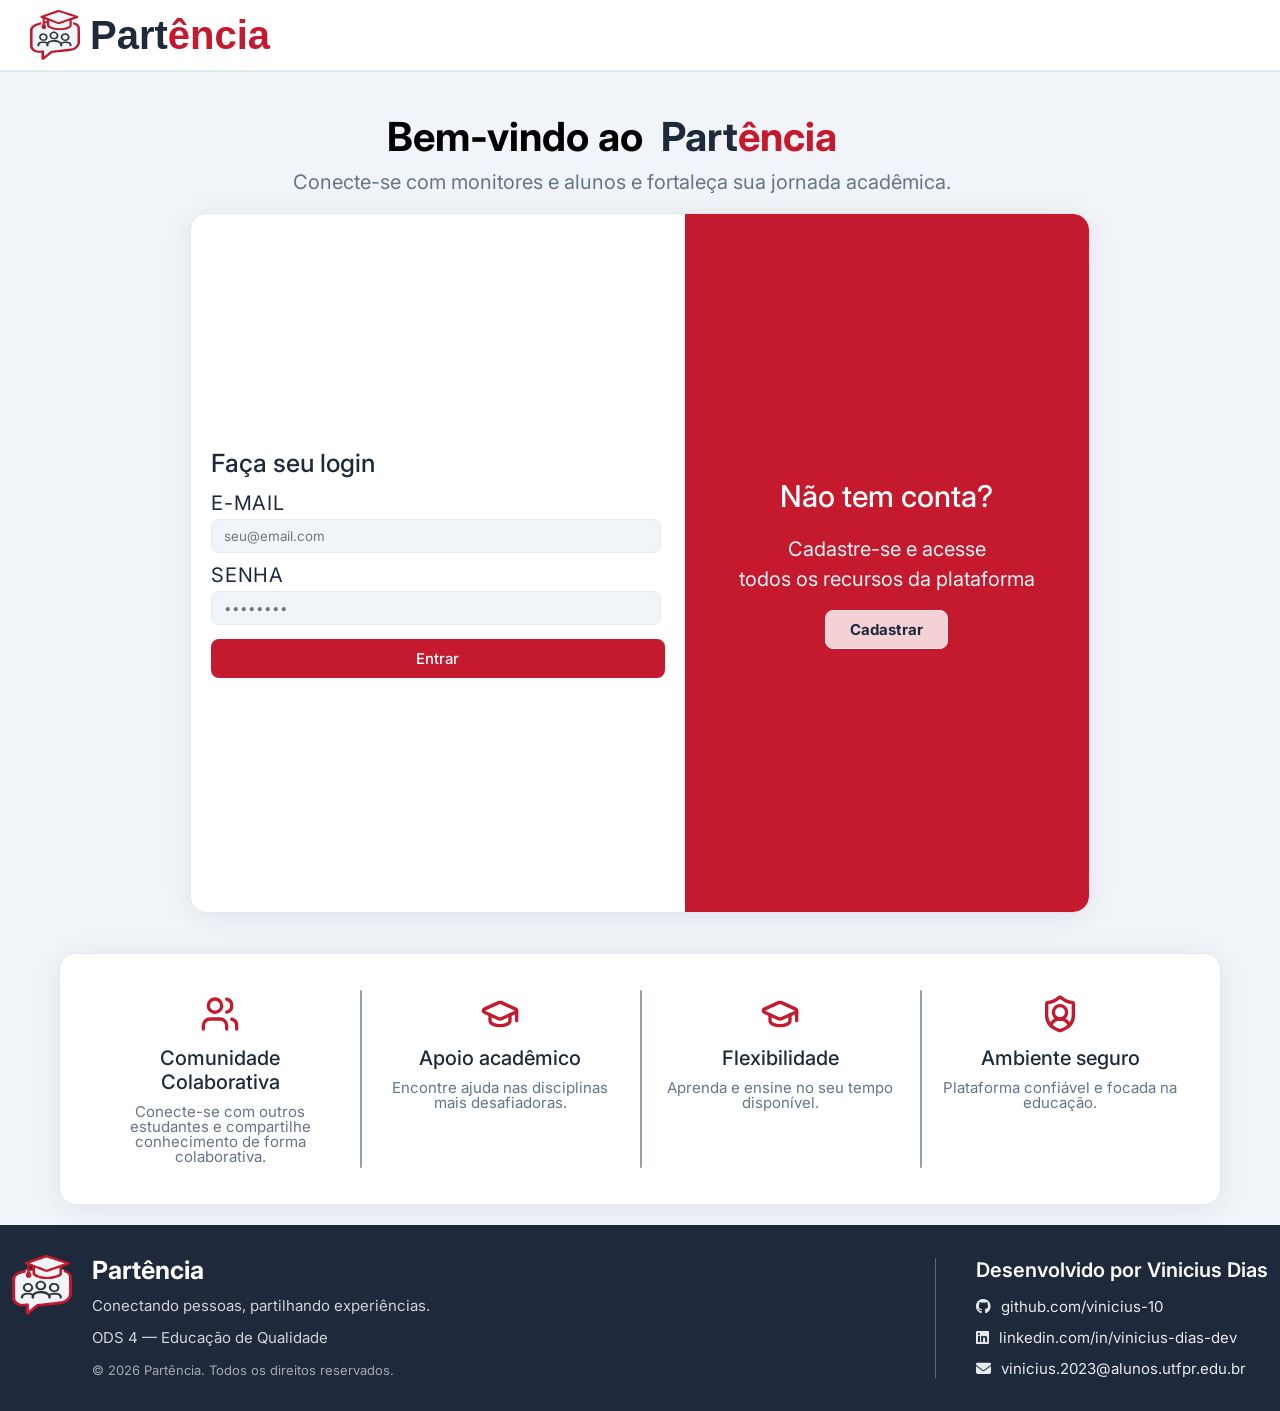
<file: index.html>
<!DOCTYPE html>
<html lang="pt-br">
<head>
    <meta charset="UTF-8">
    <meta name="viewport" content="width=device-width, initial-scale=1.0">
    <title>Partência</title>

    <link rel="stylesheet" href="css/styles.css"> 
    <link rel="stylesheet" href="css/main-index.css">

    <link rel="preconnect" href="https://fonts.googleapis.com">
    <link rel="preconnect" href="https://fonts.gstatic.com" crossorigin>
    <link href="https://fonts.googleapis.com/css2?family=Inter:ital,opsz,wght@0,14..32,100..900;1,14..32,100..900&display=swap" rel="stylesheet">

    <link rel="icon" href="imagens/favicon/favicon.svg" type="image/svg+xml">
    <link rel="icon" href="imagens/favicon/favicon16.png" type="image/png" sizes="16x16">
    <link rel="icon" href="favicon.ico" type="image/x-icon">
    <link rel="icon" href="imagens/favicon/favicon32.png" type="image/png" sizes="32x32">
    <link rel="apple-touch-icon" href="imagens/favicon/favicon180.png" sizes="180x180">
    

    <link rel="stylesheet" href="https://fonts.googleapis.com/css2?family=Material+Symbols+Outlined:opsz,wght,FILL,GRAD@20..48,100..700,0..1,-50..200&icon_names=logout">
    <link rel="stylesheet" href="https://cdnjs.cloudflare.com/ajax/libs/font-awesome/6.5.1/css/all.min.css">


</head>

<body>
    <header>
        <div class="header-container">
            <a href="index.html" class="logo">
                <img src="imagens/logo.svg" alt="Logo da Partência" class="logo-image"> 
                
                <div class="logo-text fontGig">
                    <span class="colorPrimary">Part</span>
                    <span class="colorODS">ência</span>
                </div>
            </a>
        </div>
    </header>
    
    <main>

        <div class="main-container">
            <section class="welkome">
                <div class="welkome-text">
                    <h1 class="fontGig">Bem-vindo ao &nbsp;<span class="colorPrimary">Part</span><span class="colorODS">ência</span> </h1>
                    <p class="fontNormal">
                        Conecte-se com monitores e alunos e fortaleça sua jornada acadêmica.
                    </p>
                </div>
            </section>

            <section class="forms-container">

                <div class="panel panel-login" id="panel-login">
                    <h2 class="fontMedium">Faça seu login</h2>

                    <form id="form-login" action="landingPage.html">
                        <div class="campos fontNormal">
                            <label class="campo">
                            E-mail
                            <input type="email" placeholder="seu@email.com">
                            </label>
                            <label class="campo">
                            Senha
                            <input type="password" placeholder="••••••••">
                            </label>
                        </div>
                        <button class="btn-submit fontSmall">Entrar</button>
                    </form>
                </div>

                <div class="panel panel-register opacity-0" id="panel-register">
                    <h2 class="fontMedium">Crie sua conta</h2>

                    <form id="form-register" action="index.html">
                        <div class="campos fontSmall">
                            
                            <label class="campo">
                                E-mail
                                <input type="email" placeholder="seu@email.com">
                            </label>

                            <label class="campo">
                                Nome completo
                                <input type="text" placeholder="Seu nome completo">
                            </label>

                            <label class="campo">
                                Instituição de ensino
                                <input type="text" placeholder="UTFPR-CP, E.E. Leonardo, etc">
                            </label>

                            <label class="campo">
                                Escolaridade
                                <select>
                                    <option value="" disabled selected>Selecione</option>
                                    <option>Ensino médio</option>
                                    <option>Graduação</option>
                                    <option>Pós-graduação</option>
                                    <option>Mestrado</option>
                                    <option>Doutorado</option>
                                </select>
                            </label>

                            <label class="campo">
                                Curso
                                <input type="text" placeholder="Nome do curso">
                            </label>

                            <label class="campo">
                                Ano de ingresso
                                <input type="number" placeholder="Ex: 2023" min="2000" max="2099">
                            </label>

                            <label class="campo">
                                Senha
                                <input type="password" placeholder="••••••••">
                            </label>

                            <label class="campo">
                                Confirmar senha
                                <input type="password" placeholder="••••••••">
                            </label>
                            
                        </div>
                        <button class="btn-submit fontSmall" type="submit">Cadastrar</button>
                    </form>
                </div>

                <div class="slider fontNormal" id="slider">

                    <div class="slider-text visible" id="text-register">
                        <h2>Não tem conta?</h2>
                        <p>Cadastre-se e acesse<br>todos os recursos da plataforma</p>
                        <button class="btn-trocar fontSmall" id="btn-register">Cadastrar</button>
                    </div>

                    <div class="slider-text" id="text-login">
                        <h2>Já tem conta?</h2>
                        <p>Faça login e continue<br>acessando a plataforma</p>
                        <button class="btn-trocar fontSmall" id="btn-login">Login</button>
                    </div>
                </div>
            </section>

            <section class="cards-container">
                <div class="card-container">
                    <svg xmlns="http://www.w3.org/2000/svg" width="24" height="24" viewBox="0 0 24 24" fill="none" stroke="currentColor" stroke-width="2" stroke-linecap="round" stroke-linejoin="round" class="lucide lucide-users-icon lucide-users"><path d="M16 21v-2a4 4 0 0 0-4-4H6a4 4 0 0 0-4 4v2"/><path d="M16 3.128a4 4 0 0 1 0 7.744"/><path d="M22 21v-2a4 4 0 0 0-3-3.87"/><circle cx="9" cy="7" r="4"/></svg>

                    <div class="card-content">
                        <h3 class="fontNormal">Comunidade Colaborativa</h3>
                        <p class="fontSmall">Conecte-se com outros estudantes e compartilhe conhecimento de forma colaborativa.</p>
                    </div>
                </div>

                <div class="card-container divider">
                    <svg xmlns="http://www.w3.org/2000/svg" width="24" height="24" viewBox="0 0 24 24" fill="none" stroke="currentColor" stroke-width="2" stroke-linecap="round" stroke-linejoin="round" class="lucide lucide-graduation-cap-icon lucide-graduation-cap"><path d="M21.42 10.922a1 1 0 0 0-.019-1.838L12.83 5.18a2 2 0 0 0-1.66 0L2.6 9.08a1 1 0 0 0 0 1.832l8.57 3.908a2 2 0 0 0 1.66 0z"/><path d="M22 10v6"/><path d="M6 12.5V16a6 3 0 0 0 12 0v-3.5"/></svg>

                    <div class="card-content">
                        <h3 class="fontNormal">Apoio acadêmico</h3>
                        <p class="fontSmall">Encontre ajuda nas disciplinas mais desafiadoras.</p>
                    </div>
                </div>

                <div class="card-container divider">
                    <svg xmlns="http://www.w3.org/2000/svg" width="24" height="24" viewBox="0 0 24 24" fill="none" stroke="currentColor" stroke-width="2" stroke-linecap="round" stroke-linejoin="round" class="lucide lucide-graduation-cap-icon lucide-graduation-cap"><path d="M21.42 10.922a1 1 0 0 0-.019-1.838L12.83 5.18a2 2 0 0 0-1.66 0L2.6 9.08a1 1 0 0 0 0 1.832l8.57 3.908a2 2 0 0 0 1.66 0z"/><path d="M22 10v6"/><path d="M6 12.5V16a6 3 0 0 0 12 0v-3.5"/></svg>
                    <div class="card-content">
                        <h3 class="fontNormal">Flexibilidade</h3>
                        <p class="fontSmall">Aprenda e ensine no seu tempo disponível.</p>
                    </div>
                </div>

                <div class="card-container divider">
                    <svg xmlns="http://www.w3.org/2000/svg" width="24" height="24" viewBox="0 0 24 24" fill="none" stroke="currentColor" stroke-width="2" stroke-linecap="round" stroke-linejoin="round" class="lucide lucide-shield-user-icon lucide-shield-user"><path d="M20 13c0 5-3.5 7.5-7.66 8.95a1 1 0 0 1-.67-.01C7.5 20.5 4 18 4 13V6a1 1 0 0 1 1-1c2 0 4.5-1.2 6.24-2.72a1.17 1.17 0 0 1 1.52 0C14.51 3.81 17 5 19 5a1 1 0 0 1 1 1z"/><path d="M6.376 18.91a6 6 0 0 1 11.249.003"/><circle cx="12" cy="11" r="4"/></svg>
                    <div class="card-content">
                        <h3 class="fontNormal">Ambiente seguro</h3>
                        <p class="fontSmall">Plataforma confiável e focada na educação.</p>
                    </div>
                </div>
            </section>
        </div>
    </main>
    <footer>
        <div class="footer-container">
            <div class="footer-brand">
                <span class="brand-logo"><img src="imagens/logo.svg" alt="Logo da Partência" class="logo-image"></span>

                <div class="brand-text">
                    <h3 class="fontMedium">Partência</h3>
                    <p class="fontSmall">Conectando pessoas, partilhando experiências.</p>
                    <p class="fontSmall">ODS 4 &mdash; Educação de Qualidade</p>
                    <p class="fontTiny copyright">&copy; 2026 Partência. Todos os direitos reservados.</p>
                </div>
            </div>

            <div class="footer-contact">
                <h4 class="fontNormal">Desenvolvido por Vinicius Dias</h4>

                <ul>
                    <li>
                        <a href="https://github.com/vinicius-10" target="_blank" class="fontSmall">
                            <i class="fa-brands fa-github"></i>
                            github.com/vinicius-10
                        </a>
                    </li>

                    <li>
                        <a href="https://www.linkedin.com/in/vinicius-dias-dev/" target="_blank" class="fontSmall">
                            <i class="fa-brands fa-linkedin"></i>
                            linkedin.com/in/vinicius-dias-dev
                        </a>
                    </li>

                    <li>
                        <a href="mailto:vinicius.2023@alunos.utfpr.edu.br" class="fontSmall">
                            <i class="fa-solid fa-envelope"></i>
                            vinicius.2023@alunos.utfpr.edu.br
                        </a>
                    </li>
                </ul>
            </div>
        </div>
    </footer>

    <!--Depois irei mover isso para o arquivo de scripts -->
<script>
    
  const slider = document.getElementById('slider');
  
  const textRegister = document.getElementById('text-register');
  const textLogin = document.getElementById('text-login');
  const panelLogin = document.getElementById('panel-login');
  const panelRegister = document.getElementById('panel-register');

  const btn = document.querySelectorAll('.btn-trocar').forEach(btn => {
    btn.addEventListener('click', () => {
      slider.classList.toggle('sliderLeft');     

      textRegister.classList.toggle('visible');
      textLogin.classList.toggle('visible');

      panelLogin.classList.toggle('opacity-0');
      panelRegister.classList.toggle('opacity-0');
    });
  });
</script>
</body>
</html>





<!--
email
Nome completo
Instituição de ensino
Escolaridade
Curso
Ano de ingresso
senha
confirmar senha 



-->
</file>
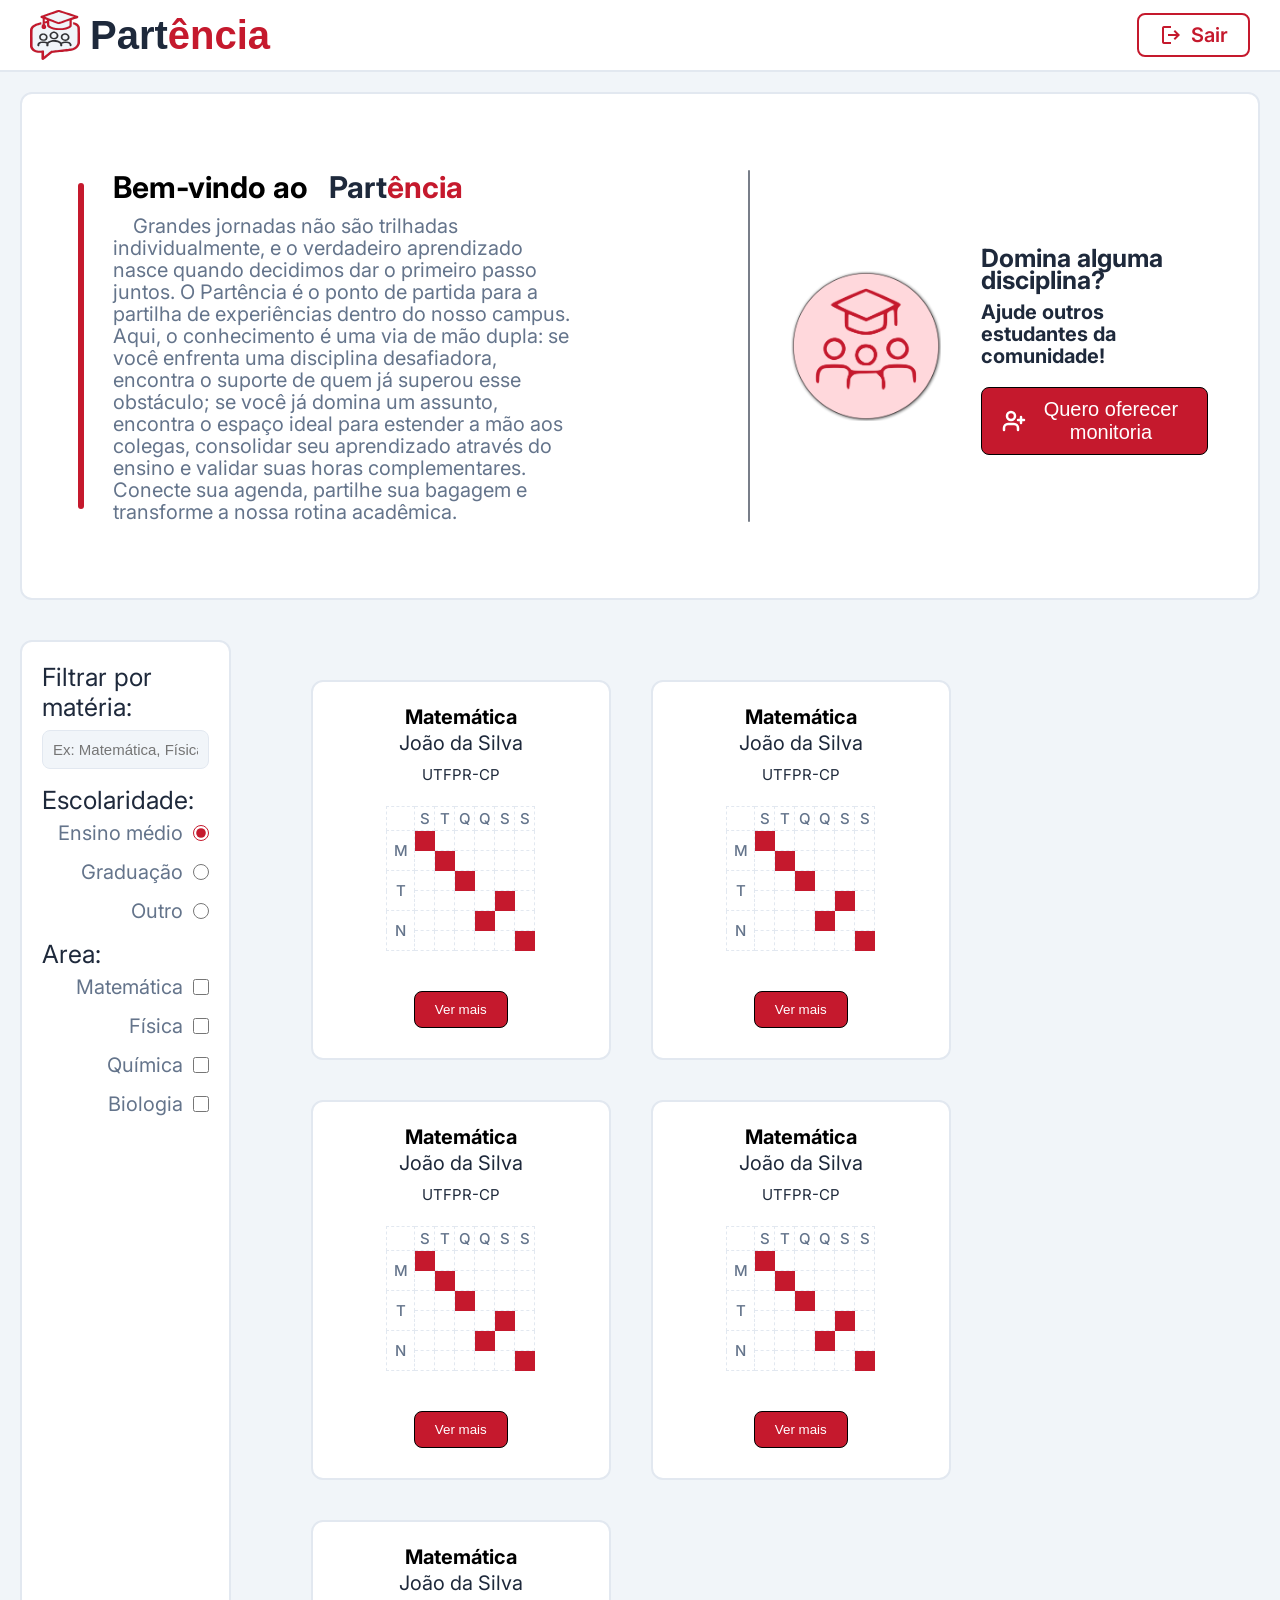
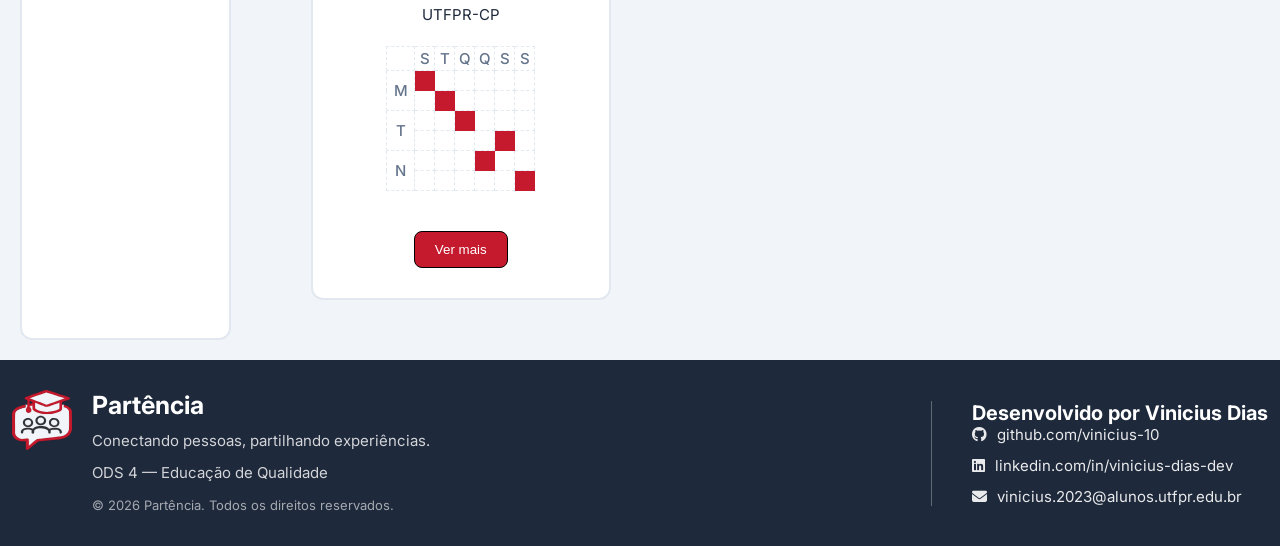
<file: landingPage.html>
<!DOCTYPE html>
<html lang="pt-br">
<head>
    <meta charset="UTF-8">
    <meta name="viewport" content="width=device-width, initial-scale=1.0">
    <title>Partência</title>

    <link rel="stylesheet" href="css/styles.css"> 
    <link rel="stylesheet" href="css/main-landingPage.css">

    <link rel="preconnect" href="https://fonts.googleapis.com">
    <link rel="preconnect" href="https://fonts.gstatic.com" crossorigin>
    <link href="https://fonts.googleapis.com/css2?family=Inter:ital,opsz,wght@0,14..32,100..900;1,14..32,100..900&display=swap" rel="stylesheet">

    <link rel="icon" href="imagens/favicon/favicon.svg" type="image/svg+xml">
    <link rel="icon" href="imagens/favicon/favicon16.png" type="image/png" sizes="16x16">
    <link rel="icon" href="favicon.ico" type="image/x-icon">
    <link rel="icon" href="imagens/favicon/favicon32.png" type="image/png" sizes="32x32">
    <link rel="apple-touch-icon" href="imagens/favicon/favicon180.png" sizes="180x180">
    

    <link rel="stylesheet" href="https://fonts.googleapis.com/css2?family=Material+Symbols+Outlined:opsz,wght,FILL,GRAD@20..48,100..700,0..1,-50..200&icon_names=logout">
    <link rel="stylesheet" href="https://cdnjs.cloudflare.com/ajax/libs/font-awesome/6.5.1/css/all.min.css">


</head>

<body>
    <header>
        <div class="header-container">
            <a href="landingPage.html" class="logo">
                <img src="imagens/logo.svg" alt="Logo da Partência" class="logo-image"> 
                
                <div class="logo-text fontGig">
                    <span class="colorPrimary">Part</span>
                    <span class="colorODS">ência</span>
                </div>
            </a>
            
            <nav>
                <ul>
                    <li>
                    <a href="index.html" class="btn-sair fontNormal">
                        <span class="material-symbols-outlined">logout</span> 
                        Sair
                    </a>
                    </li>
                </ul>
            </nav>
        </div>
    </header>
    
    <main>
        <div class="main-container">
            
            <section class="intro">
                <div class="intro-container">
                    <div class="about"> 
                        <h1 class="fontBig">Bem-vindo ao &nbsp; <span class="colorPrimary">Part</span><span class="colorODS">ência</span> </h1>
                        <p class="fontNormal">Grandes jornadas não são trilhadas individualmente, e o verdadeiro aprendizado nasce quando decidimos dar o primeiro passo juntos. O Partência é o ponto de partida para a partilha de experiências dentro do nosso campus. Aqui, o conhecimento é uma via de mão dupla: se você enfrenta uma disciplina desafiadora, encontra o suporte de quem já superou esse obstáculo; se você já domina um assunto, encontra o espaço ideal para estender a mão aos colegas, consolidar seu aprendizado através do ensino e validar suas horas complementares. Conecte sua agenda, partilhe sua bagagem e transforme a nossa rotina acadêmica.</p>
                    </div>
                </div>
                
                <div class="offer">
                    <img src="imagens/student.svg" alt="Imagem de boas-vindas ao Partência" class="offer-image">

                    <div class="offer-content">
                        <p class="fontMedium">Domina alguma disciplina? </p>
                        <p class="fontNormal"> Ajude outros estudantes da comunidade!</p>

                        <button class="btn-cta fontNormal">
                            <span class="button-content">
                                <svg xmlns="http://www.w3.org/2000/svg" width="24" height="24" viewBox="0 0 24 24" fill="none" stroke="currentColor" stroke-width="2.5" stroke-linecap="round" stroke-linejoin="round" class="lucide lucide-user-plus-icon lucide-user-plus"><path d="M16 21v-2a4 4 0 0 0-4-4H6a4 4 0 0 0-4 4v2"/><circle cx="9" cy="7" r="4"/><line x1="19" x2="19" y1="8" y2="14"/><line x1="22" x2="16" y1="11" y2="11"/></svg> 
                                Quero oferecer monitoria

                            </span>
                        </button>
                    </div>
                </div>
            </section>


            <section class="mural-container">
                <div class="filter-container">

                    <div class="filter-content">
                        <div class="filter-text">
                            <label for="filter" class="fontMedium">Filtrar por matéria:</label>
                            <input type="text" id="filter" placeholder="Ex: Matemática, Física..." class="filter-input fontSmall">
                        </div>

                        <div class="filter-options">
                            <p class="fontMedium">Escolaridade:</p>
                            
                            <div class="container-checkboxes">
                                <label  class="fontNormal">Ensino médio
                                    <input type="radio" id="education" name="filter" value="highSchool" checked > 
                                </label>

                                <label  class="fontNormal">Graduação
                                    <input type="radio" id="education" name="filter" value="graduation" >
                                </label>

                                <label class="fontNormal">Outro
                                    <input type="radio" id="education" name="filter" value="others">
                                </label>

                            </div>

                            <p class="fontMedium">Area:</p>
                            
                            <div class="container-checkboxes">
                                <label for="filter[0]" class="fontNormal">Matemática
                                    <input type="checkbox" id="filter[0]" name="filter" value="matematica"> 
                                </label>

                                <label for="filter[1]" class="fontNormal">Física
                                    <input type="checkbox" id="filter[1]" name="filter" value="fisica">
                                </label>

                                <label for="filter[2]" class="fontNormal">Química
                                    <input type="checkbox" id="filter[2]" name="filter" value="quimica">
                                </label>

                                <label for="filter[3]" class="fontNormal">Biologia
                                    <input type="checkbox" id="filter[3]" name="filter" value="biologia">
                                </label>
                            </div>
                        </div>
                    </div>
                </div>

                <div class="list-container" id="list-container">

                    <div class="card-container" id="id[0]">
                        <div class="card-text">
                            <h1 class="fontNormal">Matemática</h1>
                            <p class="fontNormal">João da Silva</p>
                            <p class="fontSmall">UTFPR-CP</p>
                        </div>
                        
                        <div class="card-calender">
                            <table class="cal fontSmall">
                                <thead>
                                    <tr>
                                        <th></th>
                                        <th>S</th><th>T</th><th>Q</th><th>Q</th><th>S</th><th>S</th>
                                    </tr>
                                </thead>
                                <tbody>
                                    <tr>
                                        <td class="turno" rowspan="2">M</td>
                                        <td class="on"></td><td></td><td></td><td></td><td></td><td></td>
                                    </tr>
                                    <tr>
                                        <td></td><td class="on"></td><td></td><td></td><td></td><td></td>
                                    </tr>

                                    <tr>
                                        <td class="turno" rowspan="2">T</td>
                                        <td></td><td></td><td class="on"></td><td></td><td></td><td></td>
                                    </tr>
                                    <tr>
                                        <td></td><td></td><td></td><td></td><td class="on"></td><td></td>
                                    </tr>

                                    <tr>
                                        <td class="turno" rowspan="2">N</td>
                                        <td></td><td></td><td></td><td class="on"></td><td></td><td></td>
                                    </tr>
                                    <tr>
                                        <td></td><td></td><td></td><td></td><td></td><td class="on"></td>
                                    </tr>
                                </tbody>
                            </table>
                        </div>
                        <div class="card-actions">
                            <button class="btn-cta">
                                Ver mais
                            </button>
                        </div>
                    </div>
                    
                    <div class="card-container" id="id[1]">
                        <div class="card-text">
                            <h1 class="fontNormal">Matemática</h1>
                            <p class="fontNormal">João da Silva</p>
                            <p class="fontSmall">UTFPR-CP</p>
                        </div>
                        
                        <div class="card-calender">
                            <table class="cal fontSmall">
                                <thead>
                                    <tr>
                                        <th></th>
                                        <th>S</th><th>T</th><th>Q</th><th>Q</th><th>S</th><th>S</th>
                                    </tr>
                                </thead>
                                <tbody>
                                    <tr>
                                        <td class="turno" rowspan="2">M</td>
                                        <td class="on"></td><td></td><td></td><td></td><td></td><td></td>
                                    </tr>
                                    <tr>
                                        <td></td><td class="on"></td><td></td><td></td><td></td><td></td>
                                    </tr>

                                    <tr>
                                        <td class="turno" rowspan="2">T</td>
                                        <td></td><td></td><td class="on"></td><td></td><td></td><td></td>
                                    </tr>
                                    <tr>
                                        <td></td><td></td><td></td><td></td><td class="on"></td><td></td>
                                    </tr>

                                    <tr>
                                        <td class="turno" rowspan="2">N</td>
                                        <td></td><td></td><td></td><td class="on"></td><td></td><td></td>
                                    </tr>
                                    <tr>
                                        <td></td><td></td><td></td><td></td><td></td><td class="on"></td>
                                    </tr>
                                </tbody>
                            </table>
                        </div>
                        <div class="card-actions">
                            <button class="btn-cta">
                                Ver mais
                            </button>
                        </div>
                    </div>
                    
                    <div class="card-container" id="id[2]">
                        <div class="card-text">
                            <h1 class="fontNormal">Matemática</h1>
                            <p class="fontNormal">João da Silva</p>
                            <p class="fontSmall">UTFPR-CP</p>
                        </div>
                        
                        <div class="card-calender">
                            <table class="cal fontSmall">
                                <thead>
                                    <tr>
                                        <th></th>
                                        <th>S</th><th>T</th><th>Q</th><th>Q</th><th>S</th><th>S</th>
                                    </tr>
                                </thead>
                                <tbody>
                                    <tr>
                                        <td class="turno" rowspan="2">M</td>
                                        <td class="on"></td><td></td><td></td><td></td><td></td><td></td>
                                    </tr>
                                    <tr>
                                        <td></td><td class="on"></td><td></td><td></td><td></td><td></td>
                                    </tr>

                                    <tr>
                                        <td class="turno" rowspan="2">T</td>
                                        <td></td><td></td><td class="on"></td><td></td><td></td><td></td>
                                    </tr>
                                    <tr>
                                        <td></td><td></td><td></td><td></td><td class="on"></td><td></td>
                                    </tr>

                                    <tr>
                                        <td class="turno" rowspan="2">N</td>
                                        <td></td><td></td><td></td><td class="on"></td><td></td><td></td>
                                    </tr>
                                    <tr>
                                        <td></td><td></td><td></td><td></td><td></td><td class="on"></td>
                                    </tr>
                                </tbody>
                            </table>
                        </div>
                        <div class="card-actions">
                            <button class="btn-cta">
                                Ver mais
                            </button>
                        </div>
                    </div>
                    
                    <div class="card-container" id="id[3]">
                        <div class="card-text">
                            <h1 class="fontNormal">Matemática</h1>
                            <p class="fontNormal">João da Silva</p>
                            <p class="fontSmall">UTFPR-CP</p>
                        </div>
                        
                        <div class="card-calender">
                            <table class="cal fontSmall">
                                <thead>
                                    <tr>
                                        <th></th>
                                        <th>S</th><th>T</th><th>Q</th><th>Q</th><th>S</th><th>S</th>
                                    </tr>
                                </thead>
                                <tbody>
                                    <tr>
                                        <td class="turno" rowspan="2">M</td>
                                        <td class="on"></td><td></td><td></td><td></td><td></td><td></td>
                                    </tr>
                                    <tr>
                                        <td></td><td class="on"></td><td></td><td></td><td></td><td></td>
                                    </tr>

                                    <tr>
                                        <td class="turno" rowspan="2">T</td>
                                        <td></td><td></td><td class="on"></td><td></td><td></td><td></td>
                                    </tr>
                                    <tr>
                                        <td></td><td></td><td></td><td></td><td class="on"></td><td></td>
                                    </tr>

                                    <tr>
                                        <td class="turno" rowspan="2">N</td>
                                        <td></td><td></td><td></td><td class="on"></td><td></td><td></td>
                                    </tr>
                                    <tr>
                                        <td></td><td></td><td></td><td></td><td></td><td class="on"></td>
                                    </tr>
                                </tbody>
                            </table>
                        </div>
                        <div class="card-actions">
                            <button class="btn-cta">
                                Ver mais
                            </button>
                        </div>
                    </div>
                    
                    <div class="card-container" id="id[4]">
                        <div class="card-text">
                            <h1 class="fontNormal">Matemática</h1>
                            <p class="fontNormal">João da Silva</p>
                            <p class="fontSmall">UTFPR-CP</p>
                        </div>
                        
                        <div class="card-calender">
                            <table class="cal fontSmall">
                                <thead>
                                    <tr>
                                        <th></th>
                                        <th>S</th><th>T</th><th>Q</th><th>Q</th><th>S</th><th>S</th>
                                    </tr>
                                </thead>
                                <tbody>
                                    <tr>
                                        <td class="turno" rowspan="2">M</td>
                                        <td class="on"></td><td></td><td></td><td></td><td></td><td></td>
                                    </tr>
                                    <tr>
                                        <td></td><td class="on"></td><td></td><td></td><td></td><td></td>
                                    </tr>

                                    <tr>
                                        <td class="turno" rowspan="2">T</td>
                                        <td></td><td></td><td class="on"></td><td></td><td></td><td></td>
                                    </tr>
                                    <tr>
                                        <td></td><td></td><td></td><td></td><td class="on"></td><td></td>
                                    </tr>

                                    <tr>
                                        <td class="turno" rowspan="2">N</td>
                                        <td></td><td></td><td></td><td class="on"></td><td></td><td></td>
                                    </tr>
                                    <tr>
                                        <td></td><td></td><td></td><td></td><td></td><td class="on"></td>
                                    </tr>
                                </tbody>
                            </table>
                        </div>
                        <div class="card-actions">
                            <button class="btn-cta">
                                Ver mais
                            </button>
                        </div>
                    </div>
                    
                    

                    
                </div>

            </section>
        </div>
        

    </main>
    <footer>
        <div class="footer-container">
            <div class="footer-brand">
                <span class="brand-logo"><img src="imagens/logo.svg" alt="Logo da Partência" class="logo-image"></span>

                <div class="brand-text">
                    <h1 class="fontMedium">Partência</h1>
                    <p class="fontSmall">Conectando pessoas, partilhando experiências.</p>
                    <p class="fontSmall">ODS 4 &mdash; Educação de Qualidade</p>
                    <p class="fontTiny copyright">&copy; 2026 Partência. Todos os direitos reservados.</p>
                </div>
            </div>

            <div class="footer-contact">
                <h1 class="fontNormal">Desenvolvido por Vinicius Dias</h1>

                <ul>
                    <li>
                        <a href="https://github.com/vinicius-10" target="_blank" class="fontSmall">
                            <i class="fa-brands fa-github"></i>
                            github.com/vinicius-10
                        </a>
                    </li>

                    <li>
                        <a href="https://www.linkedin.com/in/vinicius-dias-dev/" target="_blank" class="fontSmall">
                            <i class="fa-brands fa-linkedin"></i>
                            linkedin.com/in/vinicius-dias-dev
                        </a>
                    </li>

                    <li>
                        <a href="mailto:vinicius.2023@alunos.utfpr.edu.br" class="fontSmall">
                            <i class="fa-solid fa-envelope"></i>
                            vinicius.2023@alunos.utfpr.edu.br
                        </a>
                    </li>
                </ul>
            </div>
        </div>
    </footer>
</body>
</html>
</file>
<file: css/styles.css>
@import url('variables.css');
@import url('header.css');
@import url('footer.css');

* {
  margin: 0;
  padding: 0;
  box-sizing: border-box; 
}

body, html {
  font-family: var(--fonte-principal);
  font-size: 62.5%;
  font-optical-sizing: var(--font-optical-sizing);
  font-weight: var(--font-weight);
  font-style: var(--font-style);
  background-color: var(--fundo-canvas); 
  min-height: 100vh;
}

body{
  display: flex;
  flex-direction: column;

}

a{
  text-decoration: none;
}

main{
  flex: 1;

}


.fontGig{
  font-size: 4rem;
}


.fontBig{
  font-size: 3rem;
}

.fontMedium{
  font-size: 2.5rem;
}

.fontNormal{
  font-size: 2rem;
}

.fontSmall{
  font-size: 1.5rem;
}

.fontTiny{
  font-size: 1.3rem;
}

p{
  line-height: 2.2rem;
  margin-top: 10px;
  color: var(--texto-principal)
}

.colorODS{
  color: var(--cor-ods);
}

.colorPrimary{
  color: var(--texto-principal);
}

.colorSecondary{
  color: var(--texto-secundario);
}

.flexInline{
  display: flex;
  flex-direction: row;
  align-items: center;
  flex-wrap: wrap;
}

button:hover{
  transform: scale(1.02);
}
</file>
<file: css/main-index.css>
main{
    display: flex;
    justify-content: center;

    .main-container{
        display: flex;
        flex-direction: column;
        align-items: center;
        max-width: var(--max-width);
        margin: 20px;

        .welkome{
            display: flex;
            flex-direction: row;
            align-items: center;
            justify-content: center;
            width: 100%;
            gap: 40px;
            padding: 20px;

            .welkome-text{
                margin-right: 5%;
                display: flex;
                flex-direction: column;
                align-items: center;

                p{
                    text-indent: 20px;
                    color: var(--texto-secundario);
                }
            }
        }

        .forms-container{
            position: relative;
            width: calc(30rem + 600px);
            height: 70rem;
            border-radius: 16px;
            background: var(--fundo-card);
            overflow: hidden;
            border: 1px solid var(--borda);
            box-shadow: 0 4px 32px rgba(0,0,0,0.07);

            .panel {
                position: absolute;
                top: 0; bottom: 0;
                width: 55%;
                display: flex;
                flex-direction: column;
                justify-content: center;
                padding: 2rem;
                transition: opacity 0.35s ease;
                color: var(--texto-principal);
                
                h2{
                    font-weight: 500;
                    margin-bottom: 1.25rem;
                }

                .campos {
                    display: flex;
                    flex-direction: column;
                    gap: 10px;
                    padding-right: 4px;
                    overflow-y: auto;
                    max-height: 69rem;

                    .campo {
                        display: flex;
                        flex-direction: column;
                        gap: 4px;
                        color: var(--texto-principal);
                        text-transform: uppercase;
                        letter-spacing: 0.04em;
                        cursor: pointer;

                        input, select{
                            background: var(--fundo-canvas);
                            border: 1px solid var(--borda);
                            border-radius: 8px;
                            padding: 8px 12px;
                            color: var(--texto-principal);
                            outline: none;
                            width: 100%;
                            transition: border-color 0.2s;
                            font-family: inherit;
                            font-weight: 400;
                            text-transform: none;
                            letter-spacing: normal;
                            -webkit-appearance: none;
                            appearance: none;

                            &:focus {
                                border-color: var(--cor-ods);
                            }
                        }

                        select {
                            background-image: url("data:image/svg+xml,%3Csvg xmlns='http://www.w3.org/2000/svg' width='12' height='12' viewBox='0 0 24 24' fill='none' stroke='%2364748B' stroke-width='2'%3E%3Cpath d='M6 9l6 6 6-6'/%3E%3C/svg%3E");
                            background-repeat: no-repeat;
                            background-position: right 12px center;
                            padding-right: 32px;
                            cursor: pointer;

                            &:focus{
                                border-radius: 0;
                            }
                        }

                        &::-webkit-scrollbar { width: 3px; }
                        &::-webkit-scrollbar-thumb { background: var(--borda); border-radius: 4px; }
                        
                    }

                    

                }

                .btn-submit {
                    margin-top: 14px;
                    padding: 10px;
                    background: var(--cor-ods);
                    color: #fff;
                    border: none;
                    border-radius: 8px;
                    font-weight: 500;
                    cursor: pointer;
                    transition: background 0.2s, transform 0.2s ease;
                    width: 100%;
                    font-family: inherit;

                    &:hover { 
                        background: var(--cor-ods-hover); 
                    }
                }

            }

            .panel-login { left: 0; }
            .panel-register { right: 0; }

            .slider {
                position: absolute;
                top: 0; bottom: 0;
                width: 45%;
                background: var(--cor-ods);
                display: flex;
                flex-direction: column;
                justify-content: center;
                align-items: center;
                gap: 14px;
                padding: 2.5rem 2rem;
                transition: left 0.5s cubic-bezier(0.77, 0, 0.175, 1), border-radius 0.5s ease;
                z-index: 10;
                text-align: center;
                

                /* Por padrão deixa do lado esquerdo*/
                left: 55%;
                border-top-right-radius: 16px;
                border-bottom-right-radius: 16px;
                border-top-left-radius: 0;
                border-bottom-left-radius: 0;

                .slider-text {
                    display: none;
                    flex-direction: column;
                    align-items: center;
                    gap: 10px;
                    
                    &.visible { display: flex; }

                    h2{
                        color: var(--fundo-card);
                        font-weight: 500;
                    }

                    p{
                        color: var(--fundo-canvas);
                        line-height: 1.5;
                    }
                }
                
                .btn-trocar {
                    margin-top: 6px;
                    padding: 9px 24px;
                    border-radius: 8px;
                    border: 1.5px solid var(--borda);
                    background: color-mix(in srgb, var(--fundo-card) 80%, var(--cor-ods) 20%);
                    color: var(--texto-principal);
                    font-weight: 700;
                    cursor: pointer;
                    transition: background 0.2s, color 0.2s;
                    font-family: inherit;

                    &:hover {
                        background: var(--fundo-card);
                        color: var(--cor-ods);
                    }
                }
            }

            .sliderLeft {
                left: 0%;
                border-top-left-radius: 16px;
                border-bottom-left-radius: 16px;
                border-top-right-radius: 0;
                border-bottom-right-radius: 0;
            }
        }

        .cards-container{
            display: flex;
            flex-wrap: wrap;
            justify-content: center;
            margin-top: 40px;
            padding: 20px;
            background: var(--fundo-card);
            border: 1px solid var(--borda);
            border-radius: 16px;
            box-shadow: 0 4px 32px rgba(0,0,0,0.07);

            .card-container{
                padding: 20px;
                width: 280px;
                display: flex;
                flex-direction: column;
                align-items: center;
                gap: 12px;

                .card-content{
                    display: flex;
                    flex-direction: column;
                    align-items: center;
                    text-align: center;

                    h3{
                        color: var(--texto-principal);
                        font-weight: 500;
                    }

                    p{
                        color: var(--texto-secundario);
                        line-height: 1.5rem;
                    }
                }
            }

            .lucide{
                color: var(--cor-ods);
                width: 4rem;
                height: auto;
            }

        }
        
        .divider{
            position: relative;
        }

        .divider::before{
            content: '';
            position: absolute;
            left: 0px;
            top: 7.5%;
            height: 85%;
            width: 2px;
            background: var(--texto-secundario);
            opacity: 0.7;
            border-radius: 999px; 
        
        }
    }

    
}

.opacity-0 { opacity: 0; pointer-events: none; }
</file>
<file: css/main-landingPage.css>
main{
    display: flex;
    justify-content: center;

    .main-container{
        max-width: var(--max-width);
        margin: 20px;
        

        .intro{
            display: flex;
            flex-direction: row;
            align-items: stretch;
            justify-content: center;
            gap: 40px;
            background-color: var(--fundo-card);
            border-radius: 12px;
            border: 2px solid var(--borda);

            .intro-container{
                width: 50%;
                margin-right: 5%;
                padding: 20px;


                .about{
                    margin: 40px;
                    padding: 1.5rem 1.5rem 1.5rem 2rem;
                    position: relative;

                    p{
                        text-indent: 20px;
                        color: var(--texto-secundario);
                    }
                }
                
                .about::before{
                    content: '';
                    position: absolute;
                    left: -15px;
                    top: 7.5%;
                    height: 85%;
                    width: 6px;
                    background: var(--cor-ods);
                    border-radius: 999px; 
                }
            
            }

            .offer{
                width: 40%;
                padding: 20px;
                position: relative;
                display: flex;
                flex-direction: row;
                justify-content: center;
                align-items: center;
                gap: 40px;

                .offer-image{
                    width: 150px;
                    height: auto;
                }

                .offer-content{
                    width: 50%;

                    display: flex;
                    flex-direction: column;

                    p{

                        color: var(--texto-principal);
                        font-weight: bold;
                    }

                    
                }
            }

            .offer::before{
                content: '';
                position: absolute;
                left: -5px;
                top: 15%;
                height: 70%;
                width: 2px;
                background: var(--footer-fundo);
                opacity: 0.6;
                border-radius: 999px;
            }
        }


        .mural-container{
            display: flex;
            flex-direction: row;
            gap: 40px;
            margin-top: 40px;


            .filter-container{
                padding: 20px;
                width: 17%;
                background-color: var(--fundo-card);
                border-radius: 12px;
                border: 2px solid var(--borda);  
                
                .filter-content{
                    display: flex;
                    flex-direction: column;
                    align-items: stretch;
                    gap: 10px;

                    position: sticky;
                    top: 9rem;

                    .filter-text{
                        color: var(--texto-principal);
                        display: flex;
                        flex-direction: column;
                        gap: 8px;
                        

                        .filter-input{
                            padding: 10px;
                            border: 1px solid var(--borda);
                            border-radius: 8px;
                            background-color: var(--fundo-canvas);
                        }
                    }

                    .filter-options{
                        display: flex;
                        flex-direction: column;
                        gap: 10px;
                        p{
                            color: var(--texto-principal);
                        }

                        .container-checkboxes{
                            display: flex;
                            flex-direction: column;
                            align-items: flex-end;
                            gap: 15px;

                            label{
                                cursor: pointer;
                                display: flex;
                                flex-direction: row;
                                align-items: center;
                                gap: 10px;
                                color: var(--texto-secundario);

                                input[type="checkbox"], input[type="radio"]{
                                    width: 16px;
                                    height: 16px;
                                    accent-color: var(--cor-ods);
                                    cursor: pointer;
                                }
                            }

                            
                        }
                            
                    }
                }
                
            }

            .list-container{
                flex: 1;
                padding: 40px;

                display: flex;
                flex-direction: row;
                flex-wrap: wrap;
                gap: 40px;

                .card-container{
                    min-width: 300px;
                    background-color: var(--fundo-card);
                    border-radius: 12px;
                    border: 2px solid var(--borda);
                    padding: 30px;
                    display: flex;
                    flex-direction: column;
                    align-items: center;
                    gap: 20px;

                    .card-text{
                        display: flex;
                        flex-direction: column;
                        align-items: center;
                        line-height: 1rem;
                    }

                    .cal {
                        border-collapse: collapse;
                    }

                    .cal th, .cal td {
                        width: 20px;
                        height: 20px;
                        text-align: center;
                        border: 0.1px dashed  var(--borda);
                        color: var(--texto-secundario);
                    }

                    .cal th {
                        font-weight: 500;
                        color: var(--texto-secundario);
                        height: 24px;
                    }

                    .cal td.turno {
                        font-weight: 500;
                        background-color: var(--fundo-card);
                        width: 28px;
                    }

                    .cal td.on {
                        background: var(--cor-ods);
                        border-color: var(--cor-ods);
                    }
                }
            }

            

        }

        
    }

    .student-image{
        width: 200px;
        height: auto;
    }

    .btn-cta{
        margin-top: 20px;
        padding: 10px 20px;
        background-color: var(--cor-ods);
        color: var(--fundo-card);
        border: 1px solid #000;
        border-radius: 8px;
        cursor: pointer;
        transition: background-color 0.3s ease, transform 0.2s ease, box-shadow 0.2s ease;
        display: flex;
        align-items: center;
        justify-content: center;
        
        .lucide{
            display: block;
            flex-shrink: 0;
            width: 2.4rem;
            height: auto;
        }

        &:hover{
            background-color: var(--cor-ods-hover);
            transform: scale(1.005);
            box-shadow: 0 8px 24px rgba(0, 0, 0, 0.027);
        }

        .button-content{
            display: flex;
            flex-direction: row;
            align-items: center;
            width:fit-content;
            gap: 8px;
        }
    }

    
}
</file>
